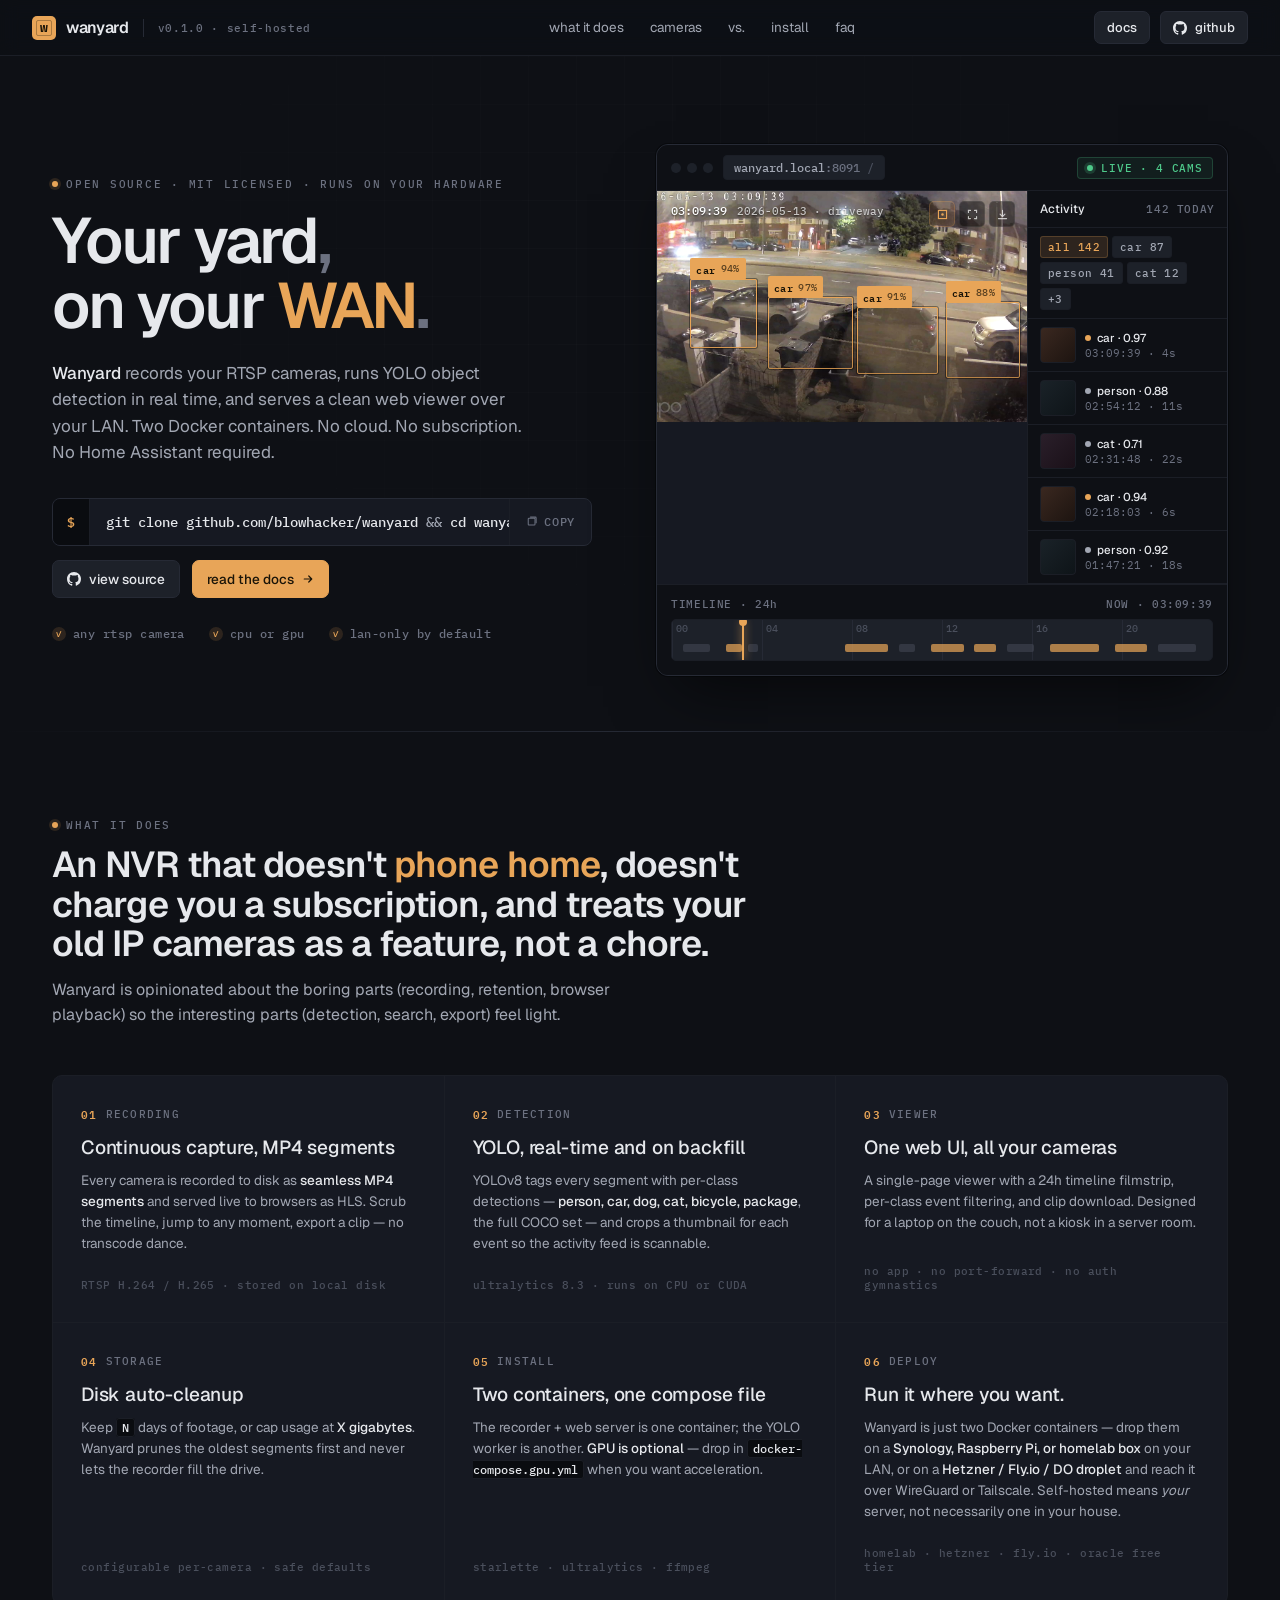
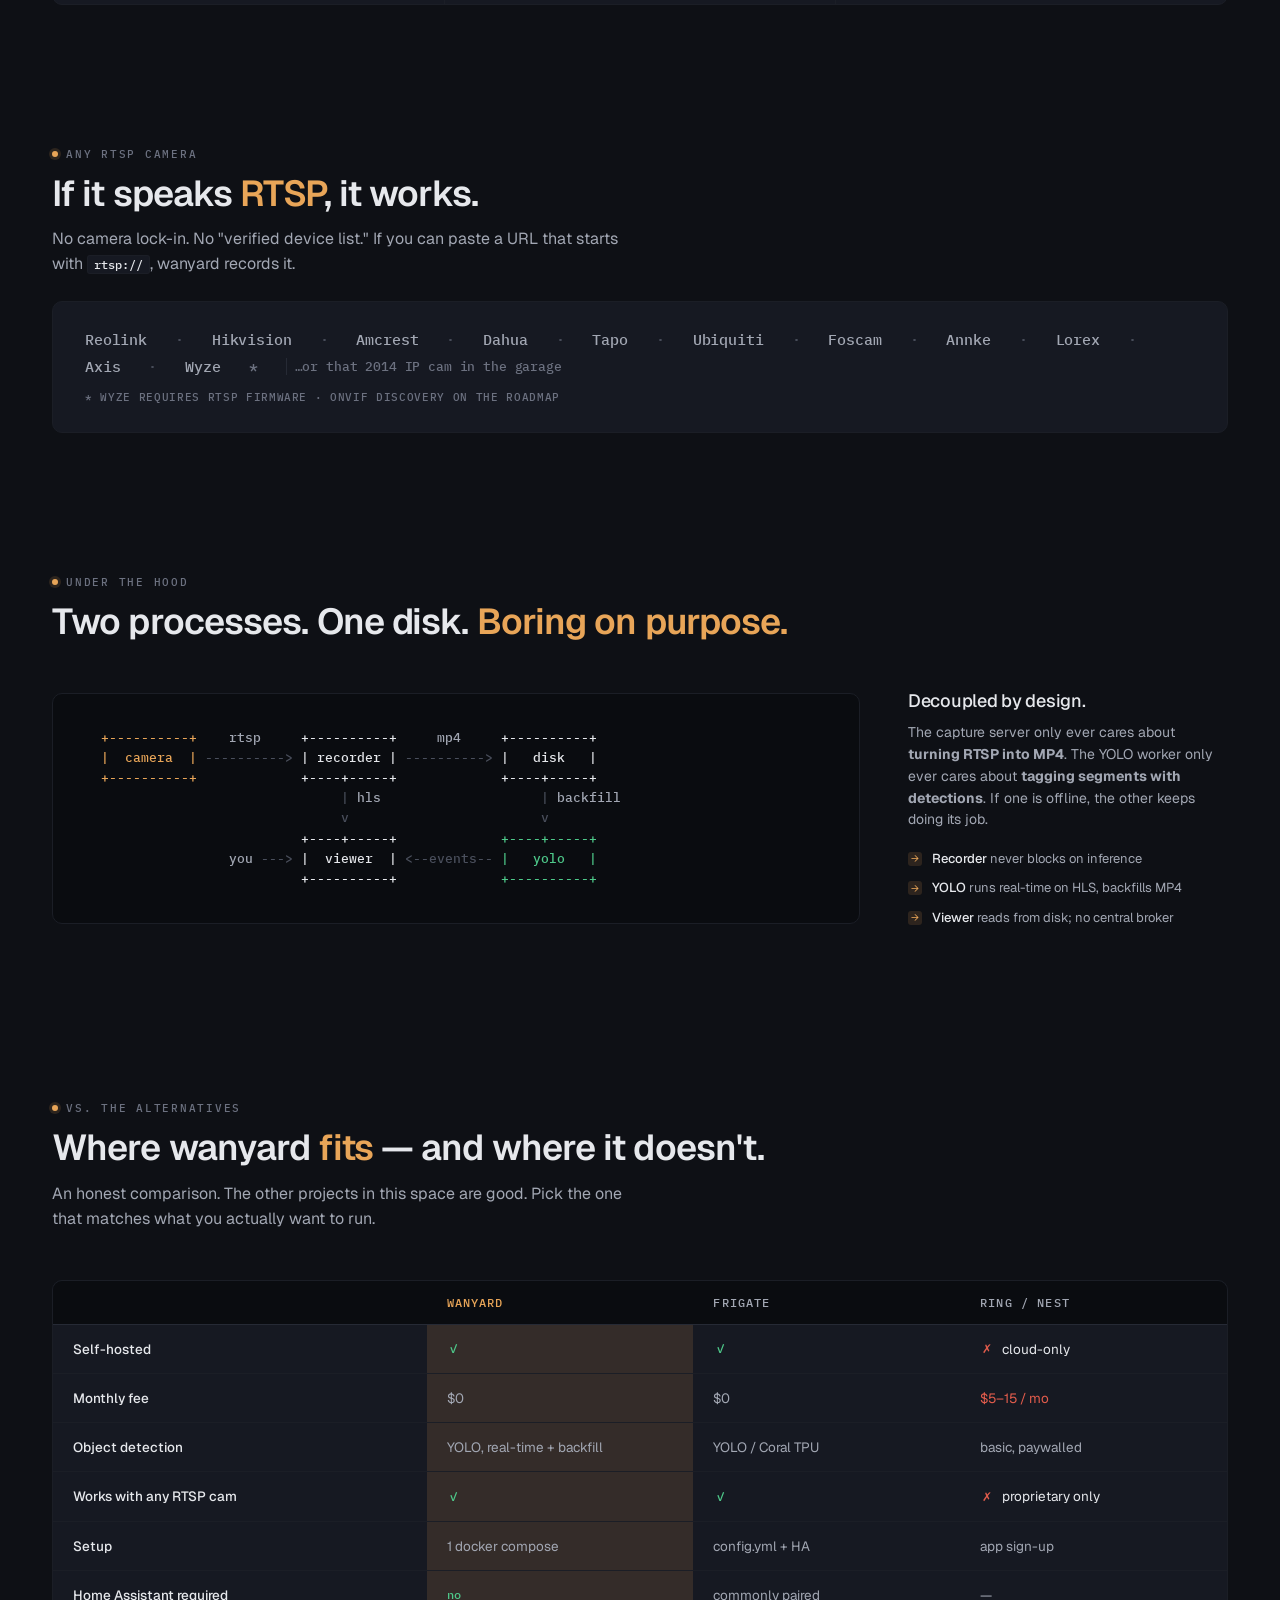
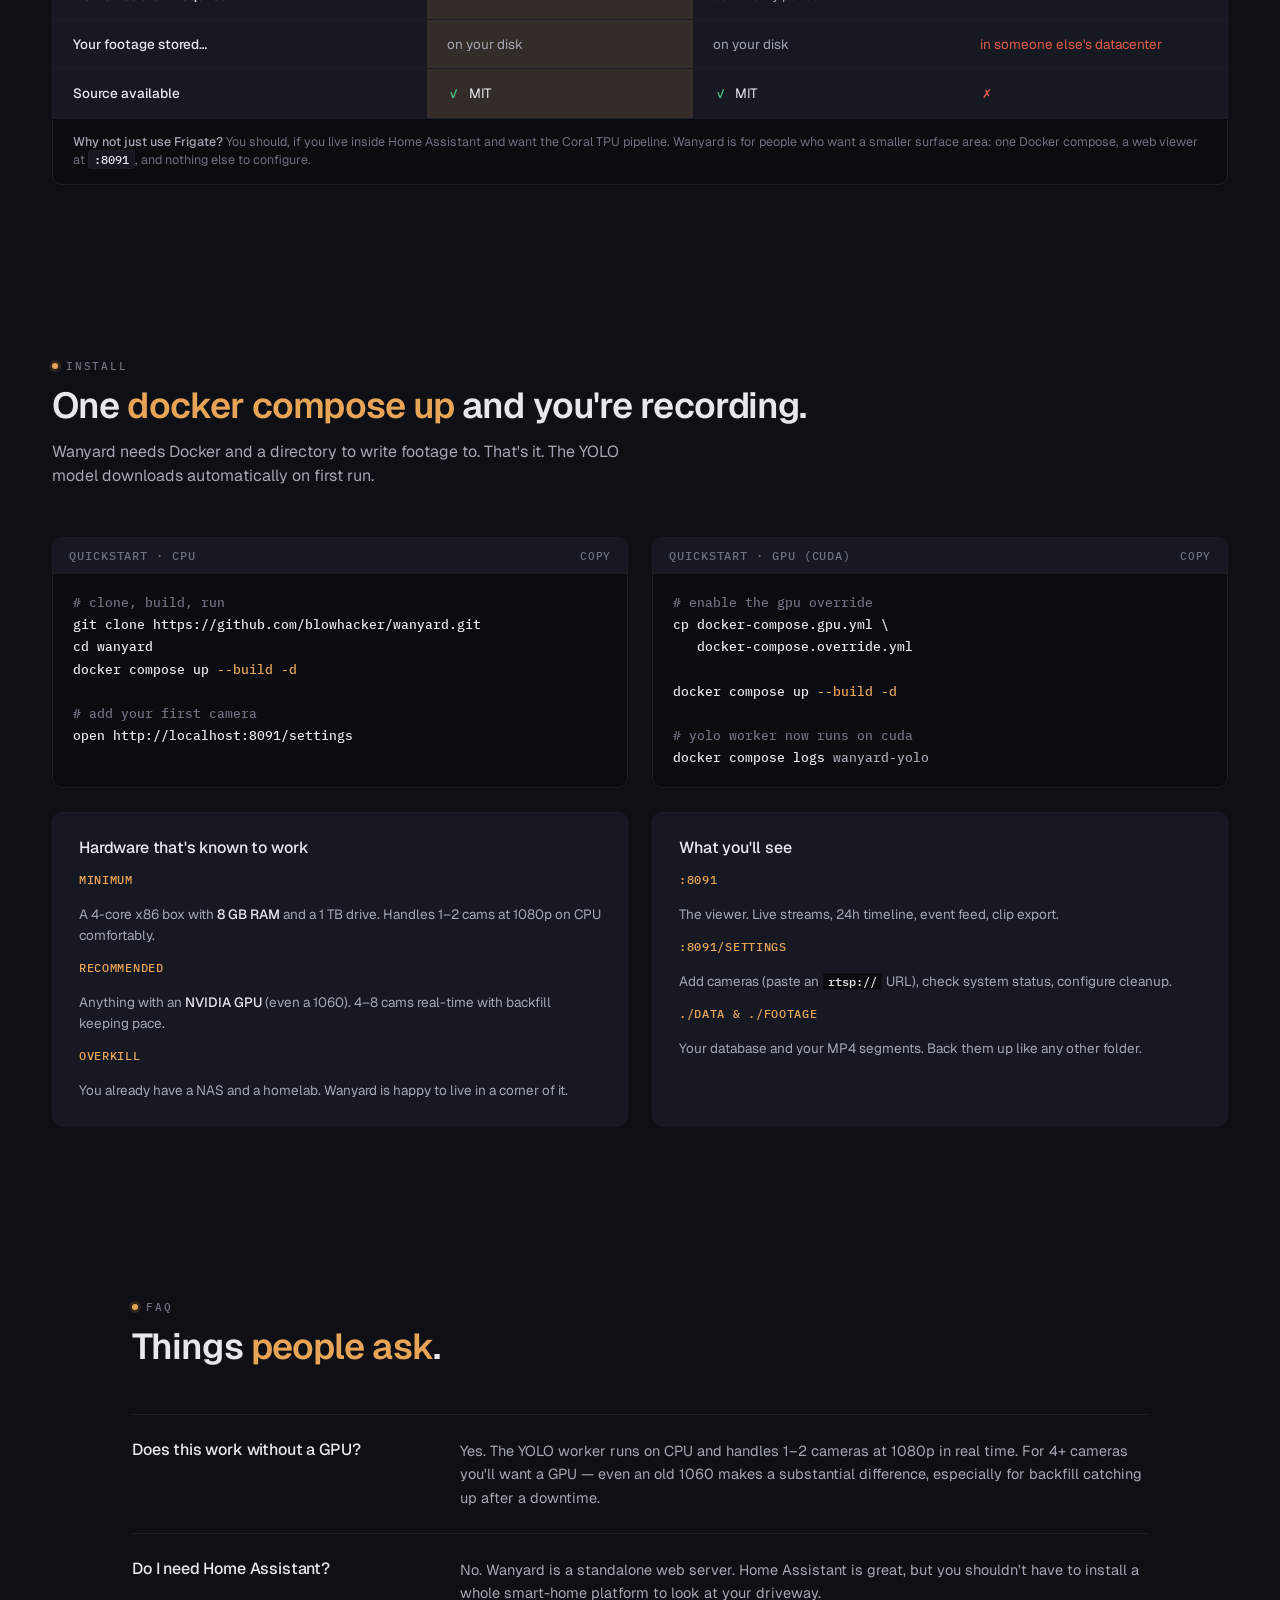
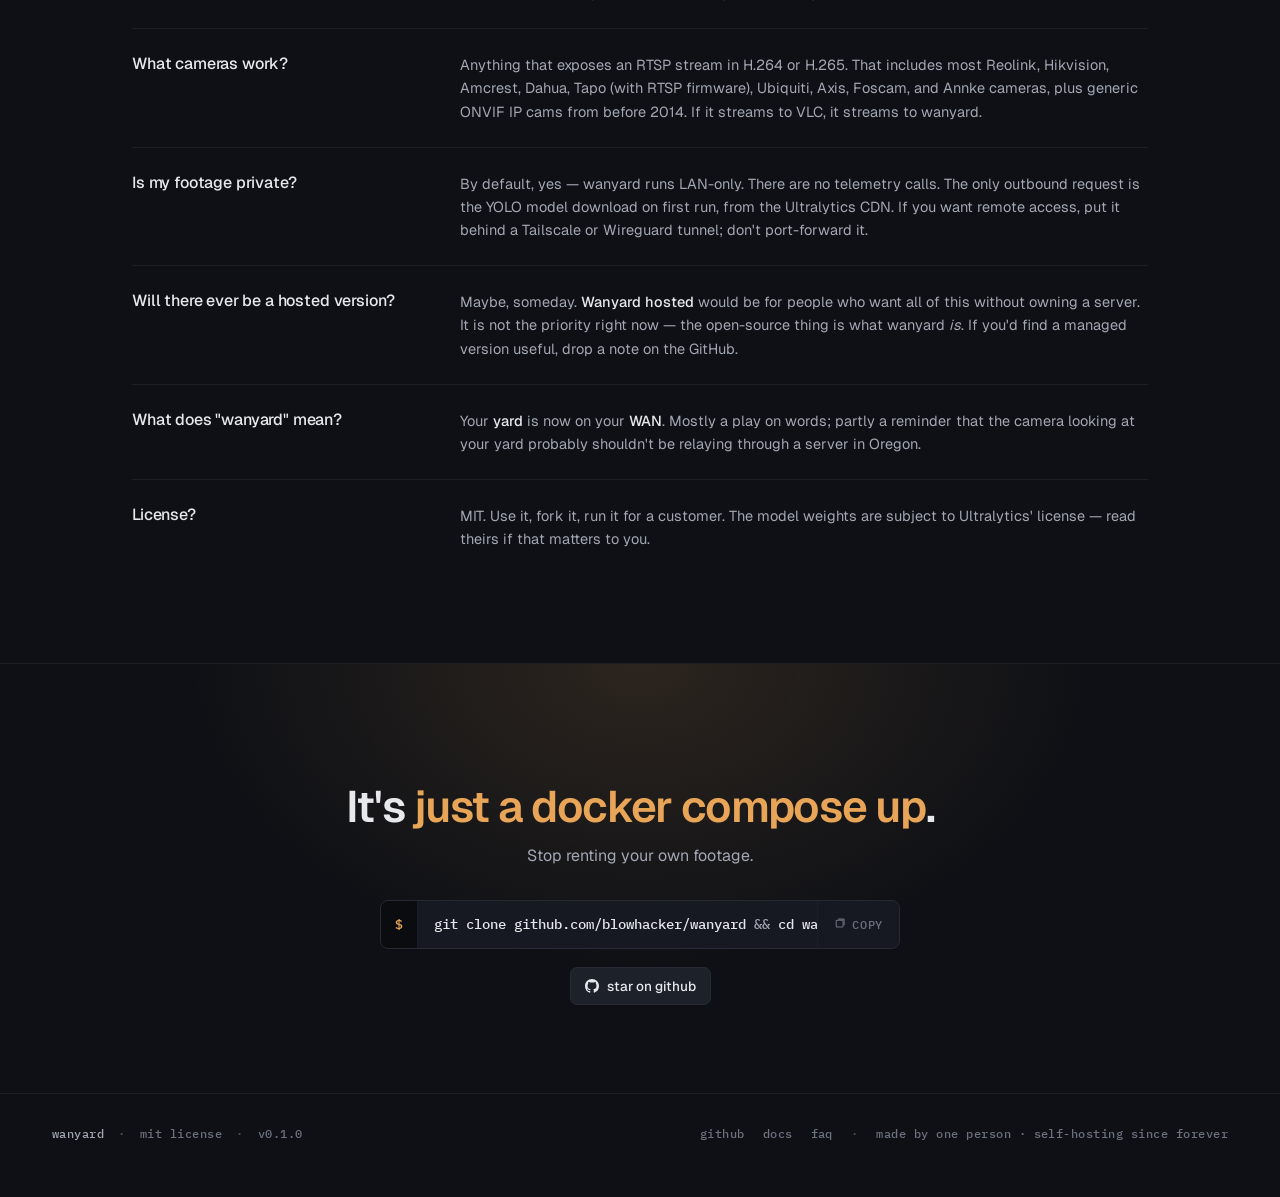
<file: site/index.html>
<!doctype html>
<html lang="en">
<head>
<meta charset="utf-8">
<meta name="viewport" content="width=1440">
<title>wanyard — self-hosted NVR with YOLO detection</title>
<meta name="description" content="Wanyard records your RTSP cameras, runs YOLO object detection in real time, and serves a clean web viewer over your LAN. Self-hosted. No cloud. No subscription.">
<meta name="theme-color" content="#e8a558">

<!-- Favicons -->
<link rel="icon" href="favicon.ico" sizes="any">
<link rel="icon" type="image/svg+xml" href="assets/favicon.svg">
<link rel="apple-touch-icon" href="assets/apple-touch-icon.png">
<link rel="manifest" href="site.webmanifest">

<!-- Open Graph / social -->
<meta property="og:title" content="wanyard — self-hosted NVR with YOLO detection">
<meta property="og:description" content="Records your RTSP cameras, runs YOLO in real time, serves a clean web viewer over your LAN. One docker compose up.">
<meta property="og:type" content="website">
<meta property="og:url" content="https://wanyard.com">
<meta property="og:image" content="https://wanyard.com/assets/og-mark.png">
<meta name="twitter:card" content="summary">

<link rel="preconnect" href="https://fonts.googleapis.com">
<link rel="preconnect" href="https://fonts.gstatic.com" crossorigin>
<link href="https://fonts.googleapis.com/css2?family=IBM+Plex+Mono:wght@400;500;600&family=Geist:wght@400;500;600;700&display=swap" rel="stylesheet">
<link rel="stylesheet" href="style.css">
</head>
<body>

  <!-- ─────────── Top bar ─────────── -->
  <header class="topbar" data-comment-anchor="topbar">
    <div class="tb-l">
      <a href="#" class="brand">
        <div class="mark">w</div>
        <div class="word">wanyard</div>
      </a>
      <div class="tb-sep"></div>
      <div class="ver">v0.1.0 · self-hosted</div>
    </div>
    <nav class="tb-nav">
      <a href="#what">what it does</a>
      <a href="#cameras">cameras</a>
      <a href="#compare">vs.</a>
      <a href="#install">install</a>
      <a href="#faq">faq</a>
    </nav>
    <div class="tb-r">
      <a href="#install" class="btn" style="padding:7px 12px;font-size:13px">docs</a>
      <a href="https://github.com/blowhacker/wanyard" class="gh">
        <svg width="14" height="14" viewBox="0 0 16 16" fill="currentColor" aria-hidden="true"><path d="M8 0C3.58 0 0 3.58 0 8a8 8 0 0 0 5.47 7.59c.4.07.55-.17.55-.38 0-.19-.01-.82-.01-1.49-2.01.37-2.53-.49-2.69-.94-.09-.23-.48-.94-.82-1.13-.28-.15-.68-.52-.01-.53.63-.01 1.08.58 1.23.82.72 1.21 1.87.87 2.33.66.07-.52.28-.87.51-1.07-1.78-.2-3.64-.89-3.64-3.95 0-.87.31-1.59.82-2.15-.08-.2-.36-1.02.08-2.12 0 0 .67-.21 2.2.82.64-.18 1.32-.27 2-.27.68 0 1.36.09 2 .27 1.53-1.04 2.2-.82 2.2-.82.44 1.1.16 1.92.08 2.12.51.56.82 1.27.82 2.15 0 3.07-1.87 3.75-3.65 3.95.29.25.54.73.54 1.48 0 1.07-.01 1.93-.01 2.2 0 .21.15.46.55.38A8.01 8.01 0 0 0 16 8c0-4.42-3.58-8-8-8Z"/></svg>
        github
      </a>
    </div>
  </header>

  <!-- ─────────── Hero ─────────── -->
  <section class="hero" data-screen-label="01 Hero" data-comment-anchor="hero">
    <div class="wrap">
      <div class="hero-grid">
        <div class="hero-copy">
          <div class="eyebrow"><span class="dot"></span>open source · mit licensed · runs on your hardware</div>
          <h1 class="h1">
            Your yard<span class="punct">,</span><br>
            on your <span class="accent">WAN</span><span class="punct">.</span>
          </h1>
          <p class="h-sub">
            <b>Wanyard</b> records your RTSP cameras, runs YOLO object detection in real time, and serves a clean web viewer over your LAN. Two Docker containers. No cloud. No subscription. No Home Assistant required.
          </p>

          <div class="cta-block">
            <div class="cmd" data-copy-target="install-cmd">
              <span class="prompt">$</span>
              <code id="install-cmd">git clone github.com/blowhacker/wanyard <span class="arg">&amp;&amp;</span> cd wanyard <span class="arg">&amp;&amp;</span> docker compose up <span class="flag">-d</span></code>
              <button class="copy" data-copy="install-cmd">
                <svg width="12" height="12" viewBox="0 0 16 16" fill="none" aria-hidden="true"><rect x="3" y="3" width="9" height="9" rx="1" stroke="currentColor" stroke-width="1.4"/><path d="M5.5 1.5h7a1 1 0 0 1 1 1v7" stroke="currentColor" stroke-width="1.4"/></svg>
                <span>COPY</span>
              </button>
            </div>
            <div class="cta-row">
              <a href="https://github.com/blowhacker/wanyard" class="btn">
                <svg width="14" height="14" viewBox="0 0 16 16" fill="currentColor" aria-hidden="true"><path d="M8 0C3.58 0 0 3.58 0 8a8 8 0 0 0 5.47 7.59c.4.07.55-.17.55-.38 0-.19-.01-.82-.01-1.49-2.01.37-2.53-.49-2.69-.94-.09-.23-.48-.94-.82-1.13-.28-.15-.68-.52-.01-.53.63-.01 1.08.58 1.23.82.72 1.21 1.87.87 2.33.66.07-.52.28-.87.51-1.07-1.78-.2-3.64-.89-3.64-3.95 0-.87.31-1.59.82-2.15-.08-.2-.36-1.02.08-2.12 0 0 .67-.21 2.2.82.64-.18 1.32-.27 2-.27.68 0 1.36.09 2 .27 1.53-1.04 2.2-.82 2.2-.82.44 1.1.16 1.92.08 2.12.51.56.82 1.27.82 2.15 0 3.07-1.87 3.75-3.65 3.95.29.25.54.73.54 1.48 0 1.07-.01 1.93-.01 2.2 0 .21.15.46.55.38A8.01 8.01 0 0 0 16 8c0-4.42-3.58-8-8-8Z"/></svg>
                view source
              </a>
              <a href="#install" class="btn primary">
                read the docs
                <svg width="12" height="12" viewBox="0 0 16 16" fill="none" aria-hidden="true"><path d="M3 8h10M9 4l4 4-4 4" stroke="currentColor" stroke-width="1.6" stroke-linecap="round" stroke-linejoin="round"/></svg>
              </a>
            </div>
          </div>

          <ul class="h-foot">
            <li><span class="tick">✓</span> any rtsp camera</li>
            <li><span class="tick">✓</span> cpu or gpu</li>
            <li><span class="tick">✓</span> lan-only by default</li>
          </ul>
        </div>

        <!-- viewer mockup -->
        <div class="viewer" data-comment-anchor="hero-viewer">
          <div class="v-bar">
            <div class="v-bar-l">
              <div class="v-traffic"><span></span><span></span><span></span></div>
              <div class="v-url"><b>wanyard.local</b>:8091<span style="color:var(--txt-4)"> /</span></div>
            </div>
            <div class="v-bar-r"><span class="pulse"></span>LIVE · 4 CAMS</div>
          </div>
          <div class="v-body">
            <div class="v-stage">
              <img src="assets/feed.jpg" alt="Live camera feed">
              <!-- YOLO detection boxes overlaid -->
              <div class="v-box" style="left:9%;top:38%;width:18%;height:30%">
                <div class="lbl">car <span class="pct">94%</span></div>
              </div>
              <div class="v-box" style="left:30%;top:46%;width:23%;height:31%">
                <div class="lbl">car <span class="pct">97%</span></div>
              </div>
              <div class="v-box" style="left:54%;top:50%;width:22%;height:29%">
                <div class="lbl">car <span class="pct">91%</span></div>
              </div>
              <div class="v-box" style="left:78%;top:48%;width:20%;height:33%">
                <div class="lbl">car <span class="pct">88%</span></div>
              </div>
              <div class="v-ts">
                <span>03:09:39</span>
                <span class="sub">2026-05-13 · driveway</span>
              </div>
              <div class="v-tools">
                <div class="b active" title="Boxes">
                  <svg width="13" height="13" viewBox="0 0 16 16" fill="none"><rect x="3" y="3" width="10" height="10" stroke="currentColor" stroke-width="1.4"/><circle cx="8" cy="8" r="1.5" fill="currentColor"/></svg>
                </div>
                <div class="b" title="Fullscreen">
                  <svg width="13" height="13" viewBox="0 0 16 16" fill="none"><path d="M3 5.5V3h2.5M13 5.5V3h-2.5M3 10.5V13h2.5M13 10.5V13h-2.5" stroke="currentColor" stroke-width="1.4" stroke-linecap="round"/></svg>
                </div>
                <div class="b" title="Clip">
                  <svg width="13" height="13" viewBox="0 0 16 16" fill="none"><path d="M8 3v7M5 7.5l3 3 3-3M3 13h10" stroke="currentColor" stroke-width="1.4" stroke-linecap="round" stroke-linejoin="round"/></svg>
                </div>
              </div>
            </div>
            <div class="v-events">
              <div class="ev-h">
                <h4>Activity</h4>
                <div class="ct">142 TODAY</div>
              </div>
              <div class="chips">
                <span class="chip on">all 142</span>
                <span class="chip">car 87</span>
                <span class="chip">person 41</span>
                <span class="chip">cat 12</span>
                <span class="chip">+3</span>
              </div>
              <div class="ev-list">
                <div class="ev">
                  <div class="thumb car"></div>
                  <div class="meta"><div class="cls"><span class="sw"></span>car · 0.97</div><div class="time">03:09:39 · 4s</div></div>
                </div>
                <div class="ev">
                  <div class="thumb person"></div>
                  <div class="meta"><div class="cls"><span class="sw" style="background:var(--txt-2)"></span>person · 0.88</div><div class="time">02:54:12 · 11s</div></div>
                </div>
                <div class="ev">
                  <div class="thumb cat"></div>
                  <div class="meta"><div class="cls"><span class="sw" style="background:var(--txt-2)"></span>cat · 0.71</div><div class="time">02:31:48 · 22s</div></div>
                </div>
                <div class="ev">
                  <div class="thumb car"></div>
                  <div class="meta"><div class="cls"><span class="sw"></span>car · 0.94</div><div class="time">02:18:03 · 6s</div></div>
                </div>
                <div class="ev">
                  <div class="thumb person"></div>
                  <div class="meta"><div class="cls"><span class="sw" style="background:var(--txt-2)"></span>person · 0.92</div><div class="time">01:47:21 · 18s</div></div>
                </div>
              </div>
            </div>
          </div>
          <div class="v-tl">
            <div class="v-tl-h">
              <span>TIMELINE · 24h</span>
              <span>NOW · 03:09:39</span>
            </div>
            <div class="v-ruler">
              <div class="tick" style="left:0%"><span class="lbl">00</span></div>
              <div class="tick" style="left:16.6%"><span class="lbl">04</span></div>
              <div class="tick" style="left:33.3%"><span class="lbl">08</span></div>
              <div class="tick" style="left:50%"><span class="lbl">12</span></div>
              <div class="tick" style="left:66.6%"><span class="lbl">16</span></div>
              <div class="tick" style="left:83.3%"><span class="lbl">20</span></div>
              <div class="seg dim" style="left:2%;width:5%"></div>
              <div class="seg" style="left:10%;width:3%"></div>
              <div class="seg dim" style="left:14%;width:2%"></div>
              <div class="seg" style="left:32%;width:8%"></div>
              <div class="seg dim" style="left:42%;width:3%"></div>
              <div class="seg" style="left:48%;width:6%"></div>
              <div class="seg" style="left:56%;width:4%"></div>
              <div class="seg dim" style="left:62%;width:5%"></div>
              <div class="seg" style="left:70%;width:9%"></div>
              <div class="seg" style="left:82%;width:6%"></div>
              <div class="seg dim" style="left:90%;width:7%"></div>
              <div class="playhead" style="left:13%"></div>
            </div>
          </div>
        </div>
      </div>
    </div>
  </section>

  <!-- ─────────── What it does ─────────── -->
  <section class="sec" id="what" data-screen-label="02 What">
    <div class="wrap">
      <div class="sec-h">
        <span class="eyebrow"><span class="dot"></span>what it does</span>
        <h2>An NVR that doesn't <span class="accent">phone home</span>, doesn't charge you a subscription, and treats your old IP cameras as a feature, not a chore.</h2>
        <p class="lede">Wanyard is opinionated about the boring parts (recording, retention, browser playback) so the interesting parts (detection, search, export) feel light.</p>
      </div>

      <div class="feat-grid">
        <div class="feat">
          <div class="lbl"><span class="n">01</span> RECORDING</div>
          <h3>Continuous capture, MP4 segments</h3>
          <p>Every camera is recorded to disk as <b>seamless MP4 segments</b> and served live to browsers as HLS. Scrub the timeline, jump to any moment, export a clip — no transcode dance.</p>
          <div class="gloss">RTSP H.264 / H.265 · stored on local disk</div>
        </div>
        <div class="feat">
          <div class="lbl"><span class="n">02</span> DETECTION</div>
          <h3>YOLO, real-time and on backfill</h3>
          <p>YOLOv8 tags every segment with per-class detections — <b>person, car, dog, cat, bicycle, package</b>, the full COCO set — and crops a thumbnail for each event so the activity feed is scannable.</p>
          <div class="gloss">ultralytics 8.3 · runs on CPU or CUDA</div>
        </div>
        <div class="feat">
          <div class="lbl"><span class="n">03</span> VIEWER</div>
          <h3>One web UI, all your cameras</h3>
          <p>A single-page viewer with a 24h timeline filmstrip, per-class event filtering, and clip download. Designed for a laptop on the couch, not a kiosk in a server room.</p>
          <div class="gloss">no app · no port-forward · no auth gymnastics</div>
        </div>
        <div class="feat">
          <div class="lbl"><span class="n">04</span> STORAGE</div>
          <h3>Disk auto-cleanup</h3>
          <p>Keep <code style="font:500 11.5px var(--font-mono);background:var(--bg-2);padding:1px 5px;border-radius:3px;border:1px solid var(--line-soft);color:var(--txt)">N</code> days of footage, or cap usage at <b>X gigabytes</b>. Wanyard prunes the oldest segments first and never lets the recorder fill the drive.</p>
          <div class="gloss">configurable per-camera · safe defaults</div>
        </div>
        <div class="feat">
          <div class="lbl"><span class="n">05</span> INSTALL</div>
          <h3>Two containers, one compose file</h3>
          <p>The recorder + web server is one container; the YOLO worker is another. <b>GPU is optional</b> — drop in <code style="font:500 11.5px var(--font-mono);background:var(--bg-2);padding:1px 5px;border-radius:3px;border:1px solid var(--line-soft);color:var(--txt)">docker-compose.gpu.yml</code> when you want acceleration.</p>
          <div class="gloss">starlette · ultralytics · ffmpeg</div>
        </div>
        <div class="feat">
          <div class="lbl"><span class="n">06</span> DEPLOY</div>
          <h3>Run it where you want.</h3>
          <p>Wanyard is just two Docker containers — drop them on a <b>Synology, Raspberry Pi, or homelab box</b> on your LAN, or on a <b>Hetzner / Fly.io / DO droplet</b> and reach it over WireGuard or Tailscale. Self-hosted means <i>your</i> server, not necessarily one in your house.</p>
          <div class="gloss">homelab · hetzner · fly.io · oracle free tier</div>
        </div>
      </div>
    </div>
  </section>

  <!-- ─────────── Cameras strip ─────────── -->
  <section class="sec thin" id="cameras" data-screen-label="03 Cameras">
    <div class="wrap">
      <div class="sec-h" style="margin-bottom:24px">
        <span class="eyebrow"><span class="dot"></span>any rtsp camera</span>
        <h2>If it speaks <span class="accent">RTSP</span>, it works.</h2>
        <p class="lede">No camera lock-in. No "verified device list." If you can paste a URL that starts with <code style="font:500 12px var(--font-mono);color:var(--txt);background:var(--surf);padding:1px 6px;border-radius:3px;border:1px solid var(--line-soft)">rtsp://</code>, wanyard records it.</p>
      </div>
      <div class="cams">
        <div class="row">
          <span>Reolink</span><span class="dot">·</span>
          <span>Hikvision</span><span class="dot">·</span>
          <span>Amcrest</span><span class="dot">·</span>
          <span>Dahua</span><span class="dot">·</span>
          <span>Tapo</span><span class="dot">·</span>
          <span>Ubiquiti</span><span class="dot">·</span>
          <span>Foscam</span><span class="dot">·</span>
          <span>Annke</span><span class="dot">·</span>
          <span>Lorex</span><span class="dot">·</span>
          <span>Axis</span><span class="dot">·</span>
          <span>Wyze</span><span style="color:var(--txt-3)">*</span>
          <span class="more">…or that 2014 IP cam in the garage</span>
        </div>
        <div class="hint">* wyze requires rtsp firmware · onvif discovery on the roadmap</div>
      </div>
    </div>
  </section>

  <!-- ─────────── Flow ASCII ─────────── -->
  <section class="sec" id="how" data-screen-label="04 How">
    <div class="wrap">
      <div class="sec-h">
        <span class="eyebrow"><span class="dot"></span>under the hood</span>
        <h2>Two processes. One disk. <span class="accent">Boring on purpose.</span></h2>
      </div>
      <div class="flow-wrap">
        <pre class="flow">  <span class="cam">+----------+</span>    rtsp     <span class="core">+----------+</span>     mp4     <span class="core">+----------+</span>
  <span class="cam">|  camera  |</span> <span class="arrow">----------&gt;</span> <span class="core">| recorder |</span> <span class="arrow">----------&gt;</span> <span class="core">|   disk   |</span>
  <span class="cam">+----------+</span>             <span class="core">+----+-----+</span>             <span class="core">+----+-----+</span>
                                <span class="arrow">|</span> hls                    <span class="arrow">|</span> backfill
                                <span class="arrow">v</span>                        <span class="arrow">v</span>
                           <span class="core">+----+-----+</span>             <span class="yolo">+----+-----+</span>
                  you <span class="arrow">---&gt;</span> <span class="core">|  viewer  |</span> <span class="arrow">&lt;--events--</span> <span class="yolo">|   yolo   |</span>
                           <span class="core">+----------+</span>             <span class="yolo">+----------+</span></pre>

        <div class="flow-side">
          <h3>Decoupled by design.</h3>
          <p>The capture server only ever cares about <b>turning RTSP into MP4</b>. The YOLO worker only ever cares about <b>tagging segments with detections</b>. If one is offline, the other keeps doing its job.</p>
          <ul>
            <li><span class="tick">→</span><span><b>Recorder</b> never blocks on inference</span></li>
            <li><span class="tick">→</span><span><b>YOLO</b> runs real-time on HLS, backfills MP4</span></li>
            <li><span class="tick">→</span><span><b>Viewer</b> reads from disk; no central broker</span></li>
          </ul>
        </div>
      </div>
    </div>
  </section>

  <!-- ─────────── Comparison ─────────── -->
  <section class="sec" id="compare" data-screen-label="05 Compare">
    <div class="wrap">
      <div class="sec-h">
        <span class="eyebrow"><span class="dot"></span>vs. the alternatives</span>
        <h2>Where wanyard <span class="accent">fits</span> — and where it doesn't.</h2>
        <p class="lede">An honest comparison. The other projects in this space are good. Pick the one that matches what you actually want to run.</p>
      </div>

      <div class="cmp">
        <div class="cmp-tbl">
          <div class="head">&nbsp;</div>
          <div class="head">wanyard</div>
          <div class="head" style="color:var(--txt-2)">Frigate</div>
          <div class="head" style="color:var(--txt-2)">Ring / Nest</div>

          <div class="row-l">Self-hosted</div>
          <div><span class="sym yes">✓</span></div>
          <div><span class="sym yes">✓</span></div>
          <div><span class="sym no">✗</span> cloud-only</div>

          <div class="row-l">Monthly fee</div>
          <div><span class="mid">$0</span></div>
          <div><span class="mid">$0</span></div>
          <div><span class="mid" style="color:var(--red)">$5–15 / mo</span></div>

          <div class="row-l">Object detection</div>
          <div><span class="mid">YOLO, real-time + backfill</span></div>
          <div><span class="mid">YOLO / Coral TPU</span></div>
          <div><span class="mid">basic, paywalled</span></div>

          <div class="row-l">Works with any RTSP cam</div>
          <div><span class="sym yes">✓</span></div>
          <div><span class="sym yes">✓</span></div>
          <div><span class="sym no">✗</span> proprietary only</div>

          <div class="row-l">Setup</div>
          <div><span class="mid">1 docker compose</span></div>
          <div><span class="mid">config.yml + HA</span></div>
          <div><span class="mid">app sign-up</span></div>

          <div class="row-l">Home Assistant required</div>
          <div><span class="sym no" style="color:var(--green)">no</span></div>
          <div><span class="mid">commonly paired</span></div>
          <div><span class="mid">—</span></div>

          <div class="row-l">Your footage stored…</div>
          <div><span class="mid">on your disk</span></div>
          <div><span class="mid">on your disk</span></div>
          <div><span class="mid" style="color:var(--red)">in someone else's datacenter</span></div>

          <div class="row-l" style="border-bottom:none">Source available</div>
          <div style="border-bottom:none"><span class="sym yes">✓</span> MIT</div>
          <div style="border-bottom:none"><span class="sym yes">✓</span> MIT</div>
          <div style="border-bottom:none"><span class="sym no">✗</span></div>
        </div>
        <div class="cmp-foot">
          <b>Why not just use Frigate?</b> You should, if you live inside Home Assistant and want the Coral TPU pipeline. Wanyard is for people who want a smaller surface area: one Docker compose, a web viewer at <code style="font:500 12px var(--font-mono);color:var(--txt);background:var(--surf);padding:1px 5px;border-radius:3px;border:1px solid var(--line-soft)">:8091</code>, and nothing else to configure.
        </div>
      </div>
    </div>
  </section>

  <!-- ─────────── Quickstart ─────────── -->
  <section class="sec" id="install" data-screen-label="06 Install">
    <div class="wrap">
      <div class="sec-h">
        <span class="eyebrow"><span class="dot"></span>install</span>
        <h2>One <span class="accent">docker compose up</span> and you're recording.</h2>
        <p class="lede">Wanyard needs Docker and a directory to write footage to. That's it. The YOLO model downloads automatically on first run.</p>
      </div>

      <div class="qs">
        <div class="code-block">
          <div class="head">
            <span class="ttl">QUICKSTART · CPU</span>
            <button class="copy" data-copy="qs-cpu">COPY</button>
          </div>
          <pre id="qs-cpu"><span class="cmt"># clone, build, run</span>
git clone https://github.com/blowhacker/wanyard.git
cd wanyard
docker compose up <span class="prm">--build</span> <span class="prm">-d</span>

<span class="cmt"># add your first camera</span>
open http://localhost:8091/settings</pre>
        </div>

        <div class="code-block">
          <div class="head">
            <span class="ttl">QUICKSTART · GPU (CUDA)</span>
            <button class="copy" data-copy="qs-gpu">COPY</button>
          </div>
          <pre id="qs-gpu"><span class="cmt"># enable the gpu override</span>
cp docker-compose.gpu.yml \
   docker-compose.override.yml

docker compose up <span class="prm">--build</span> <span class="prm">-d</span>

<span class="cmt"># yolo worker now runs on cuda</span>
docker compose logs <span class="arg">wanyard-yolo</span></pre>
        </div>
      </div>

      <div class="qs" style="margin-top:24px">
        <div class="qs-notes">
          <h3>Hardware that's known to work</h3>
          <dl>
            <dt>MINIMUM</dt>
            <dd>A 4-core x86 box with <b>8 GB RAM</b> and a 1 TB drive. Handles 1–2 cams at 1080p on CPU comfortably.</dd>
            <dt>RECOMMENDED</dt>
            <dd>Anything with an <b>NVIDIA GPU</b> (even a 1060). 4–8 cams real-time with backfill keeping pace.</dd>
            <dt>OVERKILL</dt>
            <dd>You already have a NAS and a homelab. Wanyard is happy to live in a corner of it.</dd>
          </dl>
        </div>

        <div class="qs-notes">
          <h3>What you'll see</h3>
          <dl>
            <dt>:8091</dt>
            <dd>The viewer. Live streams, 24h timeline, event feed, clip export.</dd>
            <dt>:8091/settings</dt>
            <dd>Add cameras (paste an <code>rtsp://</code> URL), check system status, configure cleanup.</dd>
            <dt>./data &amp; ./footage</dt>
            <dd>Your database and your MP4 segments. Back them up like any other folder.</dd>
          </dl>
        </div>
      </div>
    </div>
  </section>

  <!-- ─────────── FAQ ─────────── -->
  <section class="sec" id="faq" data-screen-label="07 FAQ">
    <div class="wrap" style="max-width:1080px">
      <div class="sec-h">
        <span class="eyebrow"><span class="dot"></span>faq</span>
        <h2>Things <span class="accent">people ask</span>.</h2>
      </div>

      <div class="faq">
        <div class="faq-row">
          <div class="q">Does this work without a GPU?</div>
          <div class="a">Yes. The YOLO worker runs on CPU and handles 1–2 cameras at 1080p in real time. For 4+ cameras you'll want a GPU — even an old 1060 makes a substantial difference, especially for backfill catching up after a downtime.</div>
        </div>
        <div class="faq-row">
          <div class="q">Do I need Home Assistant?</div>
          <div class="a">No. Wanyard is a standalone web server. Home Assistant is great, but you shouldn't have to install a whole smart-home platform to look at your driveway.</div>
        </div>
        <div class="faq-row">
          <div class="q">What cameras work?</div>
          <div class="a">Anything that exposes an RTSP stream in H.264 or H.265. That includes most Reolink, Hikvision, Amcrest, Dahua, Tapo (with RTSP firmware), Ubiquiti, Axis, Foscam, and Annke cameras, plus generic ONVIF IP cams from before 2014. If it streams to VLC, it streams to wanyard.</div>
        </div>
        <div class="faq-row">
          <div class="q">Is my footage private?</div>
          <div class="a">By default, yes — wanyard runs LAN-only. There are no telemetry calls. The only outbound request is the YOLO model download on first run, from the Ultralytics CDN. If you want remote access, put it behind a Tailscale or Wireguard tunnel; don't port-forward it.</div>
        </div>
        <div class="faq-row">
          <div class="q">Will there ever be a hosted version?</div>
          <div class="a">Maybe, someday. <b>Wanyard hosted</b> would be for people who want all of this without owning a server. It is not the priority right now — the open-source thing is what wanyard <em>is</em>. If you'd find a managed version useful, drop a note on the GitHub.</div>
        </div>
        <div class="faq-row">
          <div class="q">What does "wanyard" mean?</div>
          <div class="a">Your <b>yard</b> is now on your <b>WAN</b>. Mostly a play on words; partly a reminder that the camera looking at your yard probably shouldn't be relaying through a server in Oregon.</div>
        </div>
        <div class="faq-row" style="border-bottom:none">
          <div class="q">License?</div>
          <div class="a">MIT. Use it, fork it, run it for a customer. The model weights are subject to Ultralytics' license — read theirs if that matters to you.</div>
        </div>
      </div>
    </div>
  </section>

  <!-- ─────────── Closer ─────────── -->
  <section class="closer" data-screen-label="08 Closer">
    <div class="wrap">
      <h2>It's <span class="accent">just a docker compose up</span>.</h2>
      <p>Stop renting your own footage.</p>
      <div class="cmd" data-copy-target="closer-cmd">
        <span class="prompt">$</span>
        <code id="closer-cmd">git clone github.com/blowhacker/wanyard <span style="color:var(--txt-2)">&amp;&amp;</span> cd wanyard <span style="color:var(--txt-2)">&amp;&amp;</span> docker compose up <span style="color:var(--accent)">-d</span></code>
        <button class="copy" data-copy="closer-cmd">
          <svg width="12" height="12" viewBox="0 0 16 16" fill="none" aria-hidden="true"><rect x="3" y="3" width="9" height="9" rx="1" stroke="currentColor" stroke-width="1.4"/><path d="M5.5 1.5h7a1 1 0 0 1 1 1v7" stroke="currentColor" stroke-width="1.4"/></svg>
          <span>COPY</span>
        </button>
      </div>
      <div class="cta-row">
        <a href="https://github.com/blowhacker/wanyard" class="btn">
          <svg width="14" height="14" viewBox="0 0 16 16" fill="currentColor" aria-hidden="true"><path d="M8 0C3.58 0 0 3.58 0 8a8 8 0 0 0 5.47 7.59c.4.07.55-.17.55-.38 0-.19-.01-.82-.01-1.49-2.01.37-2.53-.49-2.69-.94-.09-.23-.48-.94-.82-1.13-.28-.15-.68-.52-.01-.53.63-.01 1.08.58 1.23.82.72 1.21 1.87.87 2.33.66.07-.52.28-.87.51-1.07-1.78-.2-3.64-.89-3.64-3.95 0-.87.31-1.59.82-2.15-.08-.2-.36-1.02.08-2.12 0 0 .67-.21 2.2.82.64-.18 1.32-.27 2-.27.68 0 1.36.09 2 .27 1.53-1.04 2.2-.82 2.2-.82.44 1.1.16 1.92.08 2.12.51.56.82 1.27.82 2.15 0 3.07-1.87 3.75-3.65 3.95.29.25.54.73.54 1.48 0 1.07-.01 1.93-.01 2.2 0 .21.15.46.55.38A8.01 8.01 0 0 0 16 8c0-4.42-3.58-8-8-8Z"/></svg>
          star on github
        </a>
      </div>
    </div>
  </section>

  <!-- ─────────── Footer ─────────── -->
  <footer class="foot">
    <div class="wrap" style="display:flex;align-items:center;justify-content:space-between;width:100%">
      <div class="l">
        <span style="color:var(--txt-2)">wanyard</span>
        <span style="color:var(--txt-4)">·</span>
        <span>mit license</span>
        <span style="color:var(--txt-4)">·</span>
        <span>v0.1.0</span>
      </div>
      <div class="r">
        <a href="https://github.com/blowhacker/wanyard">github</a>
        <a href="#install">docs</a>
        <a href="#faq">faq</a>
        <span style="color:var(--txt-4)">·</span>
        <span>made by one person · self-hosting since forever</span>
      </div>
    </div>
  </footer>

  <!-- copy buttons -->
  <script>
    document.querySelectorAll('[data-copy]').forEach(btn=>{
      btn.addEventListener('click', ()=>{
        const id = btn.getAttribute('data-copy');
        const el = document.getElementById(id);
        if(!el) return;
        const text = el.innerText.replace(/\s+/g,' ').trim();
        navigator.clipboard.writeText(text).then(()=>{
          btn.classList.add('copied');
          const span = btn.querySelector('span');
          const old = span ? span.textContent : btn.textContent;
          if(span){ span.textContent = 'COPIED'; } else { btn.textContent = 'COPIED'; }
          setTimeout(()=>{
            btn.classList.remove('copied');
            if(span){ span.textContent = old; } else { btn.textContent = old; }
          }, 1400);
        });
      });
    });
  </script>

  </body>
</html>
</file>
<file: site/style.css>
:root{
  --bg:#0e1015;
  --bg-2:#0a0c10;
  --surf:#161922;
  --surf-2:#1d2129;
  --line:#262a35;
  --line-soft:#1b1e26;
  --txt:#e6e8ec;
  --txt-2:#a2a7b3;
  --txt-3:#6c7180;
  --txt-4:#4a4f5c;

  --accent:#e8a558;
  --accent-ink:#1a1408;
  --accent-soft:rgba(232,165,88,0.14);
  --accent-ring:rgba(232,165,88,0.40);
  --accent-line:rgba(232,165,88,0.22);

  --green:#4ec98a;
  --red:#e25c4c;

  --font-ui:'Geist',system-ui,-apple-system,sans-serif;
  --font-mono:'IBM Plex Mono',ui-monospace,monospace;
}
[data-accent="green"]{
  --accent:#4ec98a; --accent-ink:#06180e;
  --accent-soft:rgba(78,201,138,0.13);
  --accent-ring:rgba(78,201,138,0.38);
  --accent-line:rgba(78,201,138,0.22);
}
[data-accent="blue"]{
  --accent:#6aa7f2; --accent-ink:#06121e;
  --accent-soft:rgba(106,167,242,0.13);
  --accent-ring:rgba(106,167,242,0.38);
  --accent-line:rgba(106,167,242,0.22);
}
[data-accent="red"]{
  --accent:#e25c4c; --accent-ink:#1a0606;
  --accent-soft:rgba(226,92,76,0.13);
  --accent-ring:rgba(226,92,76,0.38);
  --accent-line:rgba(226,92,76,0.22);
}

*,*::before,*::after{box-sizing:border-box;margin:0;padding:0}
html{scroll-behavior:smooth}
body{
  background:var(--bg); color:var(--txt);
  font:15px/1.5 var(--font-ui);
  -webkit-font-smoothing:antialiased;
  text-rendering:optimizeLegibility;
  overflow-x:hidden;
}
a{color:inherit;text-decoration:none}
img{display:block;max-width:100%}
button{font:inherit;cursor:pointer;color:inherit;background:none;border:none}
hr{border:none;border-top:1px solid var(--line-soft);margin:0}

.wrap{max-width:1240px;margin:0 auto;padding:0 32px}
.eyebrow{
  font:500 11px/1 var(--font-mono);
  letter-spacing:0.16em; text-transform:uppercase;
  color:var(--txt-3);
}
.eyebrow .dot{
  display:inline-block;width:6px;height:6px;border-radius:50%;
  background:var(--accent); margin-right:8px; vertical-align:1px;
  box-shadow:0 0 0 3px var(--accent-soft);
}
.mono{font-family:var(--font-mono)}

/* ─────────── Top bar ─────────── */
.topbar{
  position:sticky; top:0; z-index:50;
  height:56px;
  display:flex; align-items:center; justify-content:space-between;
  padding:0 32px;
  background:rgba(14,16,21,0.78);
  backdrop-filter:blur(10px) saturate(140%);
  -webkit-backdrop-filter:blur(10px) saturate(140%);
  border-bottom:1px solid var(--line-soft);
}
.tb-l{display:flex;align-items:center;gap:14px}
.brand{display:flex;align-items:center;gap:10px}
.brand .mark{
  width:24px;height:24px;border-radius:5px;
  background:var(--accent);
  display:flex;align-items:center;justify-content:center;
  font:700 13px var(--font-mono);
  color:var(--accent-ink);
  letter-spacing:-0.02em;
  position:relative;
}
.brand .mark::after{
  /* aperture-style inner ring, evokes a camera iris without being literal */
  content:''; position:absolute; inset:4px;
  border:1px solid var(--accent-ink); opacity:0.3; border-radius:2px;
}
.brand .word{
  font:600 16px var(--font-ui); letter-spacing:-0.02em; color:var(--txt);
}
.brand .word b{color:var(--accent);font-weight:600}
.tb-sep{width:1px;height:18px;background:var(--line)}
.ver{
  font:500 11px var(--font-mono); color:var(--txt-3);
  letter-spacing:0.06em;
}
.tb-nav{display:flex;align-items:center;gap:2px}
.tb-nav a{
  padding:8px 12px; border-radius:6px;
  font-size:13.5px; color:var(--txt-2);
}
.tb-nav a:hover{color:var(--txt);background:var(--surf)}
.tb-r{display:flex;align-items:center;gap:10px}
.gh{
  display:inline-flex;align-items:center;gap:8px;
  padding:7px 12px; border-radius:6px;
  border:1px solid var(--line);
  background:var(--surf-2);
  font:500 13px var(--font-ui);
  color:var(--txt);
}
.gh:hover{background:var(--surf);border-color:var(--accent-line)}
.gh .stars{
  font:500 11px var(--font-mono); color:var(--txt-3);
  padding-left:8px; border-left:1px solid var(--line);
}

/* ─────────── Hero ─────────── */
.hero{
  position:relative;
  padding:88px 0 56px;
  overflow:hidden;
}
.hero::before{
  /* subtle grid backdrop */
  content:''; position:absolute; inset:0;
  background-image:
    linear-gradient(to right, rgba(255,255,255,0.018) 1px, transparent 1px),
    linear-gradient(to bottom, rgba(255,255,255,0.018) 1px, transparent 1px);
  background-size:48px 48px;
  mask-image:radial-gradient(ellipse at 50% 30%, rgba(0,0,0,0.9), transparent 70%);
  pointer-events:none;
}
.hero::after{
  content:''; position:absolute; left:0; right:0; bottom:0; height:1px;
  background:linear-gradient(90deg, transparent, var(--line), transparent);
}
.hero-grid{
  position:relative; z-index:1;
  display:grid; grid-template-columns:minmax(0, 540px) 1fr;
  gap:64px; align-items:center;
}
.h1{
  font:600 64px/1.02 var(--font-ui);
  letter-spacing:-0.035em;
  margin:18px 0 22px;
  color:var(--txt);
  text-wrap:balance;
}
.h1 .accent{color:var(--accent)}
.h1 .punct{color:var(--txt-3)}
.h-sub{
  font-size:17px; line-height:1.55; color:var(--txt-2);
  max-width:480px;
  text-wrap:pretty;
}
.h-sub b{color:var(--txt);font-weight:500}

.cta-block{margin-top:32px;display:flex;flex-direction:column;gap:14px}
.cmd{
  display:flex; align-items:stretch;
  background:var(--surf); border:1px solid var(--line);
  border-radius:8px; overflow:hidden;
  max-width:560px;
}
.cmd .prompt{
  display:flex; align-items:center;
  padding:0 14px;
  font:600 13px var(--font-mono); color:var(--accent);
  border-right:1px solid var(--line-soft);
  background:var(--bg-2);
}
.cmd code{
  flex:1; padding:14px 16px;
  font:500 13.5px/1.4 var(--font-mono);
  color:var(--txt); letter-spacing:0;
  white-space:nowrap; overflow-x:auto;
}
.cmd code .arg{color:var(--txt-2)}
.cmd code .flag{color:var(--accent)}
.cmd .copy{
  display:flex; align-items:center; gap:6px;
  padding:0 16px;
  border-left:1px solid var(--line-soft);
  font:500 12px var(--font-mono);
  color:var(--txt-3);
  letter-spacing:0.06em;
}
.cmd .copy:hover{color:var(--txt);background:var(--surf-2)}
.cmd .copy.copied{color:var(--green)}
.cta-row{display:flex;align-items:center;gap:12px;flex-wrap:wrap}
.btn{
  display:inline-flex;align-items:center;gap:8px;
  padding:9px 14px; border-radius:7px;
  font:500 13.5px var(--font-ui);
  border:1px solid var(--line);
  background:var(--surf-2); color:var(--txt);
  transition:background 120ms, border-color 120ms;
}
.btn:hover{background:var(--surf);border-color:var(--accent-line)}
.btn.primary{
  background:var(--accent); color:var(--accent-ink); border-color:var(--accent);
}
.btn.primary:hover{filter:brightness(1.06)}
.btn .kbd{
  font:500 10.5px var(--font-mono);
  padding:1px 5px; border:1px solid currentColor;
  border-radius:3px; opacity:0.55;
}

.h-foot{
  margin-top:28px;
  display:flex; gap:24px; flex-wrap:wrap;
  font:500 11.5px var(--font-mono); color:var(--txt-3);
  letter-spacing:0.04em;
}
.h-foot li{list-style:none;display:flex;align-items:center;gap:7px}
.h-foot .tick{
  width:14px;height:14px;border-radius:50%;
  background:var(--accent-soft); color:var(--accent);
  display:flex;align-items:center;justify-content:center;
  font-size:9px;
}

/* ─────────── Hero viewer mockup ─────────── */
.viewer{
  position:relative;
  background:var(--surf);
  border:1px solid var(--line);
  border-radius:12px;
  overflow:hidden;
  box-shadow:
    0 1px 0 rgba(255,255,255,0.03) inset,
    0 30px 60px -20px rgba(0,0,0,0.6),
    0 0 0 1px rgba(0,0,0,0.4);
}
.v-bar{
  display:flex; align-items:center; justify-content:space-between;
  padding:10px 14px;
  border-bottom:1px solid var(--line-soft);
  background:var(--bg);
}
.v-bar-l{display:flex;align-items:center;gap:10px}
.v-traffic{display:flex;gap:6px}
.v-traffic span{
  width:10px;height:10px;border-radius:50%;background:var(--surf-2);
}
.v-url{
  font:500 11.5px var(--font-mono); color:var(--txt-3);
  background:var(--surf-2); border:1px solid var(--line-soft);
  padding:4px 10px; border-radius:4px;
}
.v-url b{color:var(--txt-2);font-weight:500}
.v-bar-r{
  display:flex;align-items:center;gap:8px;
  font:500 10.5px var(--font-mono); color:var(--green); letter-spacing:0.08em;
  padding:3px 9px; border-radius:4px;
  background:rgba(78,201,138,0.08); border:1px solid rgba(78,201,138,0.22);
}
.v-bar-r .pulse{width:6px;height:6px;border-radius:50%;background:var(--green);box-shadow:0 0 0 3px rgba(78,201,138,0.18)}

.v-body{
  display:grid; grid-template-columns: 1fr 200px;
}
.v-stage{
  position:relative;
  aspect-ratio: 16/10;
  background:#000 center/cover;
  overflow:hidden;
}
.v-stage img{
  position:absolute;inset:0;width:100%;height:100%;object-fit:cover;
  filter:contrast(1.02) saturate(0.95);
}
.v-stage::after{
  content:''; position:absolute; inset:0;
  background:linear-gradient(180deg, transparent 0%, transparent 60%, rgba(0,0,0,0.4) 100%);
}
.v-box{
  position:absolute;
  border:1.5px solid var(--accent);
  border-radius:2px;
  box-shadow:0 0 0 1px rgba(0,0,0,0.4);
}
.v-box .lbl{
  position:absolute; top:-22px; left:-1px;
  background:var(--accent); color:var(--accent-ink);
  font:600 10px var(--font-mono); letter-spacing:0.04em;
  padding:2px 6px; border-radius:2px;
  display:flex;align-items:center;gap:5px;
  white-space:nowrap;
}
.v-box .lbl .pct{opacity:0.7;font-weight:500}
.v-ts{
  position:absolute; left:14px; top:12px;
  font:500 12px var(--font-mono); color:#fff;
  text-shadow:0 1px 2px rgba(0,0,0,0.6);
  display:flex; gap:10px; align-items:baseline;
}
.v-ts .sub{font-size:10.5px;color:rgba(255,255,255,0.7)}
.v-tools{
  position:absolute; right:12px; top:10px;
  display:flex; gap:4px;
}
.v-tools .b{
  width:26px;height:26px;border-radius:5px;
  background:rgba(0,0,0,0.45); border:1px solid rgba(255,255,255,0.08);
  display:flex;align-items:center;justify-content:center;
  color:rgba(255,255,255,0.7);
}
.v-tools .b.active{background:var(--accent-soft);border-color:var(--accent-line);color:var(--accent)}

.v-events{
  border-left:1px solid var(--line-soft);
  background:var(--bg);
  display:flex; flex-direction:column;
  min-width:0;
}
.v-events .ev-h{
  padding:10px 12px;
  border-bottom:1px solid var(--line-soft);
  display:flex;align-items:center;justify-content:space-between;
}
.v-events .ev-h h4{font:500 12px var(--font-ui);color:var(--txt)}
.v-events .ev-h .ct{font:500 10.5px var(--font-mono);color:var(--txt-3);letter-spacing:0.06em}
.chips{
  display:flex; flex-wrap:wrap; gap:4px;
  padding:8px 12px; border-bottom:1px solid var(--line-soft);
}
.chip{
  font:500 10.5px var(--font-mono);
  padding:3px 7px; border-radius:3px;
  background:var(--surf-2); color:var(--txt-2);
  border:1px solid var(--line-soft);
  letter-spacing:0.04em;
}
.chip.on{background:var(--accent-soft);color:var(--accent);border-color:var(--accent-line)}
.ev-list{flex:1; overflow:hidden}
.ev{
  display:grid; grid-template-columns:36px 1fr; gap:9px; align-items:center;
  padding:8px 12px; border-bottom:1px solid var(--line-soft);
}
.ev .thumb{
  width:36px;height:36px;border-radius:4px;
  background:var(--surf-2) center/cover; border:1px solid var(--line-soft);
  position:relative; overflow:hidden;
}
.ev .thumb::after{
  content:''; position:absolute; inset:0;
  background:
    linear-gradient(45deg, rgba(255,255,255,0.04) 25%, transparent 25%) 0 0/8px 8px,
    var(--surf-2);
}
.ev .thumb.car::after{background:linear-gradient(135deg,#3a2820,#1d1410)}
.ev .thumb.person::after{background:linear-gradient(135deg,#1a2228,#0e1418)}
.ev .thumb.cat::after{background:linear-gradient(135deg,#2a1f2a,#1a1018)}
.ev .meta{min-width:0}
.ev .cls{
  font:500 11.5px var(--font-ui); color:var(--txt);
  display:flex; align-items:center; gap:6px;
}
.ev .cls .sw{width:6px;height:6px;border-radius:50%;background:var(--accent)}
.ev .time{font:400 10.5px var(--font-mono);color:var(--txt-3);margin-top:1px}

.v-tl{
  border-top:1px solid var(--line-soft);
  background:var(--bg);
  padding:12px 14px 14px;
}
.v-tl-h{
  display:flex; align-items:center; justify-content:space-between;
  font:500 10.5px var(--font-mono); color:var(--txt-3); letter-spacing:0.06em;
  margin-bottom:8px;
}
.v-ruler{
  position:relative;
  height:42px;
  background:var(--surf-2);
  border:1px solid var(--line-soft);
  border-radius:5px;
  overflow:hidden;
}
.v-ruler .tick{
  position:absolute; top:0; bottom:0; width:1px;
  background:var(--line);
}
.v-ruler .tick .lbl{
  position:absolute; top:2px; left:4px;
  font:500 9.5px var(--font-mono); color:var(--txt-4); letter-spacing:0.04em;
}
.v-ruler .seg{
  position:absolute; top:24px; height:8px;
  background:var(--accent); opacity:0.7; border-radius:2px;
}
.v-ruler .seg.dim{background:var(--txt-4);opacity:0.5}
.v-ruler .playhead{
  position:absolute; top:0; bottom:0; width:1.5px;
  background:var(--accent);
  box-shadow:0 0 8px var(--accent);
}
.v-ruler .playhead::before{
  content:''; position:absolute; top:-2px; left:-3.5px;
  width:8px; height:8px; border-radius:50%; background:var(--accent);
}

/* ─────────── Section shell ─────────── */
.sec{padding:88px 0;position:relative}
.sec.thin{padding:56px 0}
.sec-h{margin-bottom:48px;max-width:760px}
.sec-h .eyebrow{margin-bottom:14px;display:block}
.sec-h h2{
  font:600 36px/1.1 var(--font-ui);
  letter-spacing:-0.025em;
  color:var(--txt);
  text-wrap:balance;
}
.sec-h h2 .accent{color:var(--accent)}
.sec-h .lede{
  margin-top:14px; max-width:580px;
  font-size:16px; line-height:1.55; color:var(--txt-2);
  text-wrap:pretty;
}

/* ─────────── Features grid ─────────── */
.feat-grid{
  display:grid;
  grid-template-columns:repeat(3,1fr);
  gap:1px;
  background:var(--line-soft);
  border:1px solid var(--line-soft);
  border-radius:10px;
  overflow:hidden;
}
.feat{
  background:var(--surf);
  padding:28px 28px 30px;
  display:flex;flex-direction:column;gap:10px;
  min-height:200px;
}
.feat .lbl{
  font:500 10.5px var(--font-mono); color:var(--txt-3);
  letter-spacing:0.12em; text-transform:uppercase;
  display:flex; align-items:center; gap:8px;
}
.feat .lbl .n{
  color:var(--accent); font-weight:600;
}
.feat h3{
  font:500 19px var(--font-ui);
  letter-spacing:-0.01em;
  color:var(--txt);
  margin-top:2px;
}
.feat p{
  font-size:13.5px; line-height:1.55; color:var(--txt-2);
  text-wrap:pretty;
}
.feat p b{color:var(--txt);font-weight:500}
.feat .gloss{
  margin-top:auto; padding-top:14px;
  font:500 11px var(--font-mono); color:var(--txt-4);
  letter-spacing:0.04em;
}

/* ─────────── Cameras strip ─────────── */
.cams{
  background:var(--surf);
  border:1px solid var(--line-soft);
  border-radius:10px;
  padding:28px 32px;
  margin-top:24px;
}
.cams .row{
  display:flex; flex-wrap:wrap; align-items:center; gap:8px 28px;
  font:500 14.5px var(--font-mono); color:var(--txt-2);
  letter-spacing:-0.01em;
}
.cams .row .dot{color:var(--txt-4)}
.cams .row .more{
  color:var(--txt-3); font-size:13px; padding-left:8px;
  border-left:1px solid var(--line);
}
.cams .hint{
  margin-top:14px;
  font:500 11px var(--font-mono); color:var(--txt-3);
  letter-spacing:0.06em; text-transform:uppercase;
}

/* ─────────── Flow ASCII ─────────── */
.flow-wrap{
  display:grid; grid-template-columns: 1fr 320px;
  gap:48px; align-items:center;
}
.flow{
  background:var(--bg-2);
  border:1px solid var(--line-soft);
  border-radius:10px;
  padding:34px 32px;
  font:500 13px/1.55 var(--font-mono);
  color:var(--txt-2);
  white-space:pre;
  overflow-x:auto;
}
.flow .cam{color:var(--accent)}
.flow .core{color:var(--txt)}
.flow .yolo{color:var(--green)}
.flow .arrow{color:var(--txt-4)}
.flow-side h3{
  font:500 18px var(--font-ui); letter-spacing:-0.015em; color:var(--txt);
  margin-bottom:10px;
}
.flow-side p{font-size:14px;line-height:1.55;color:var(--txt-2);text-wrap:pretty}
.flow-side ul{margin-top:18px;display:flex;flex-direction:column;gap:10px;list-style:none}
.flow-side li{
  display:grid; grid-template-columns:14px 1fr; gap:10px; align-items:start;
  font-size:13px; color:var(--txt-2); line-height:1.5;
}
.flow-side li b{color:var(--txt);font-weight:500}
.flow-side li .tick{
  width:14px;height:14px;border-radius:3px;
  background:var(--accent-soft); color:var(--accent);
  display:flex;align-items:center;justify-content:center;
  font-size:10px; margin-top:3px;
}

/* ─────────── Comparison ─────────── */
.cmp{
  background:var(--surf);
  border:1px solid var(--line-soft);
  border-radius:10px;
  overflow:hidden;
}
.cmp-tbl{
  display:grid;
  grid-template-columns: 1.4fr 1fr 1fr 1fr;
}
.cmp-tbl > div{
  padding:14px 20px;
  border-bottom:1px solid var(--line-soft);
  font-size:13.5px;
  display:flex;align-items:center;gap:8px;
}
.cmp-tbl > div:nth-child(4n+2){background:var(--accent-soft)}
.cmp-tbl .head{
  font:500 11.5px var(--font-mono); color:var(--txt-3);
  letter-spacing:0.1em; text-transform:uppercase;
  border-bottom:1px solid var(--line);
  background:var(--bg-2);
}
.cmp-tbl .head:nth-child(4n+2){background:var(--bg-2);color:var(--accent)}
.cmp-tbl .row-l{color:var(--txt);font-weight:500}
.cmp-tbl .yes{color:var(--green)}
.cmp-tbl .no{color:var(--red)}
.cmp-tbl .mid{color:var(--txt-2)}
.cmp-tbl .sym{
  width:14px; display:inline-flex; justify-content:center;
  font:500 12px var(--font-mono);
}
.cmp-foot{
  padding:14px 20px;
  font-size:12.5px; color:var(--txt-3); line-height:1.5;
  background:var(--bg-2);
  border-top:1px solid var(--line-soft);
}
.cmp-foot b{color:var(--txt-2);font-weight:500}

/* ─────────── Quickstart ─────────── */
.qs{
  display:grid; grid-template-columns: 1fr 1fr; gap:24px;
}
.code-block{
  background:var(--bg-2);
  border:1px solid var(--line-soft);
  border-radius:10px;
  overflow:hidden;
}
.code-block .head{
  display:flex;align-items:center;justify-content:space-between;
  padding:10px 16px;
  border-bottom:1px solid var(--line-soft);
  background:var(--surf);
}
.code-block .head .ttl{
  font:500 11.5px var(--font-mono); color:var(--txt-3);
  letter-spacing:0.08em; text-transform:uppercase;
}
.code-block .head .copy{
  font:500 11px var(--font-mono); color:var(--txt-3);
  letter-spacing:0.06em;
}
.code-block .head .copy:hover{color:var(--txt)}
.code-block .head .copy.copied{color:var(--green)}
.code-block pre{
  padding:18px 20px;
  font:500 13px/1.7 var(--font-mono);
  color:var(--txt);
  white-space:pre;
  overflow-x:auto;
}
.code-block pre .cmt{color:var(--txt-3)}
.code-block pre .prm{color:var(--accent)}
.code-block pre .arg{color:var(--txt-2)}

.qs-notes{
  background:var(--surf);
  border:1px solid var(--line-soft);
  border-radius:10px;
  padding:24px 26px;
}
.qs-notes h3{
  font:500 16px var(--font-ui); letter-spacing:-0.01em; color:var(--txt);
  margin-bottom:14px;
}
.qs-notes dl{display:flex;flex-direction:column;gap:14px}
.qs-notes dt{
  font:500 11.5px var(--font-mono); color:var(--accent);
  letter-spacing:0.06em; text-transform:uppercase;
  margin-bottom:3px;
}
.qs-notes dd{font-size:13.5px; line-height:1.55; color:var(--txt-2)}
.qs-notes dd b{color:var(--txt);font-weight:500}
.qs-notes dd code{
  font:500 12px var(--font-mono); color:var(--txt);
  background:var(--bg-2); padding:1px 5px; border-radius:3px;
  border:1px solid var(--line-soft);
}

/* ─────────── FAQ ─────────── */
.faq{display:flex;flex-direction:column;border-top:1px solid var(--line-soft)}
.faq-row{
  display:grid; grid-template-columns:280px 1fr; gap:48px;
  padding:24px 0;
  border-bottom:1px solid var(--line-soft);
  align-items:start;
}
.faq-row .q{
  font:500 16px var(--font-ui); letter-spacing:-0.01em; color:var(--txt);
}
.faq-row .a{
  font-size:14.5px; line-height:1.6; color:var(--txt-2);
  text-wrap:pretty;
}
.faq-row .a b{color:var(--txt);font-weight:500}
.faq-row .a code{
  font:500 12px var(--font-mono); color:var(--txt);
  background:var(--surf); padding:1px 5px; border-radius:3px;
  border:1px solid var(--line-soft);
}

/* ─────────── Closer ─────────── */
.closer{
  text-align:center;
  padding:120px 0 88px;
  border-top:1px solid var(--line-soft);
  background:
    radial-gradient(ellipse at 50% 0%, var(--accent-soft) 0%, transparent 50%),
    var(--bg);
  position:relative;
}
.closer h2{
  font:600 44px/1.05 var(--font-ui);
  letter-spacing:-0.03em; color:var(--txt);
  margin-bottom:14px;
  text-wrap:balance;
}
.closer h2 .accent{color:var(--accent)}
.closer p{
  font-size:16px; color:var(--txt-2); max-width:520px; margin:0 auto 32px;
  text-wrap:pretty;
}
.closer .cmd{margin:0 auto;max-width:520px}
.closer .cta-row{justify-content:center;margin-top:18px}

/* ─────────── Footer ─────────── */
.foot{
  padding:32px 0 56px;
  border-top:1px solid var(--line-soft);
  display:flex; align-items:center; justify-content:space-between;
  font:500 12px var(--font-mono); color:var(--txt-3);
  letter-spacing:0.04em;
}
.foot a:hover{color:var(--txt)}
.foot .l{display:flex;align-items:center;gap:14px}
.foot .r{display:flex;align-items:center;gap:18px}

/* ─────────── Misc ─────────── */
.divider-label{
  display:flex;align-items:center;gap:14px;
  margin:64px 0 24px;
  color:var(--txt-3);
  font:500 11px var(--font-mono); letter-spacing:0.14em; text-transform:uppercase;
}
.divider-label::before,.divider-label::after{
  content:''; flex:1; height:1px; background:var(--line-soft);
}
</file>
